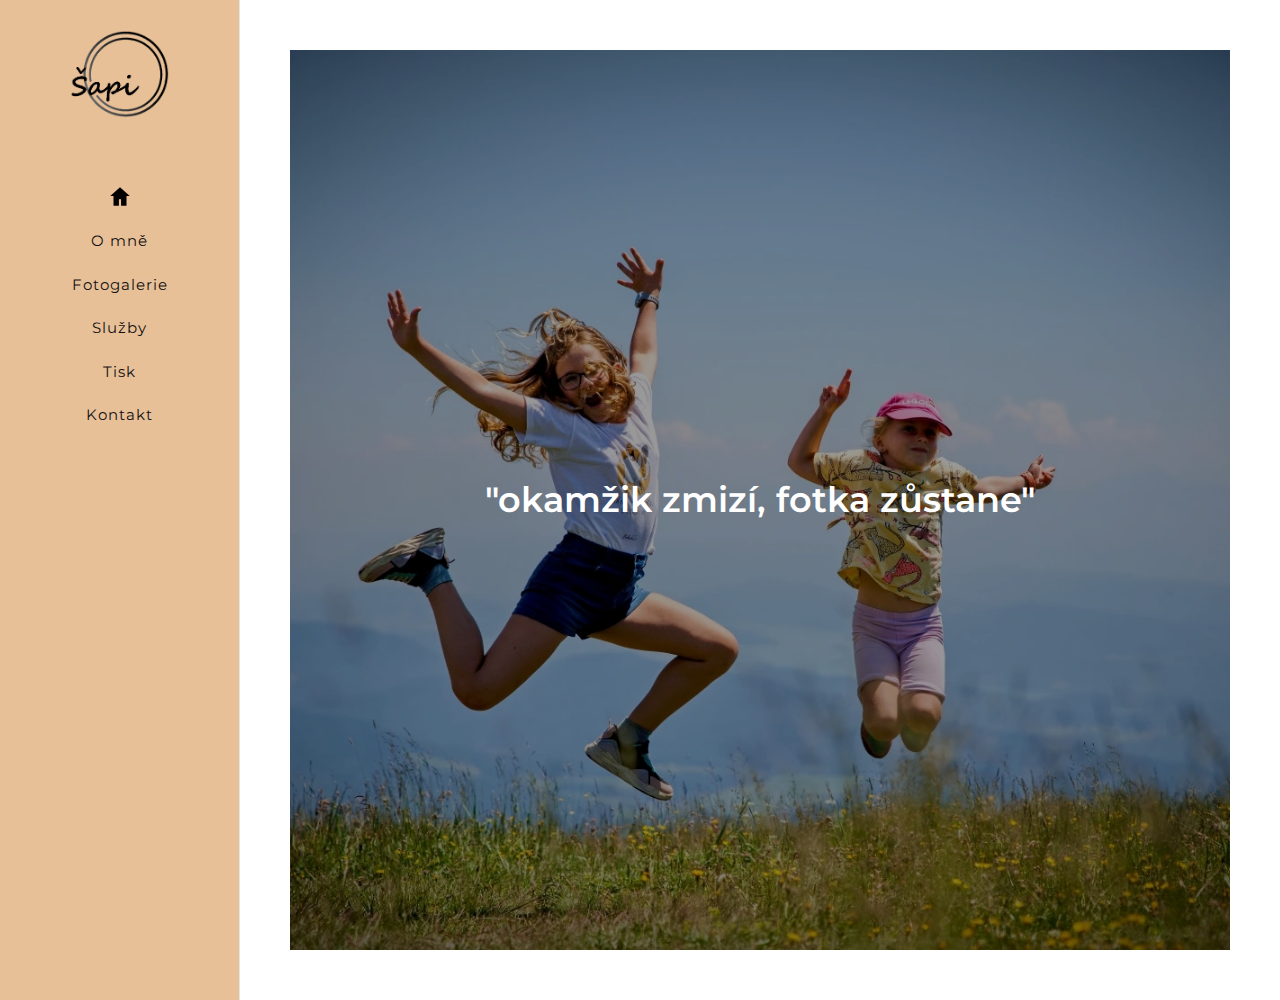
<file: index.html>
<!DOCTYPE html>
<html lang="cs">
<head>
    <meta charset="UTF-8">
    <meta name="viewport" content="width=device-width, initial-scale=1.0">
    <title>Úvod | Fotograf</title>

    <!-- Google Font -->
    <link href="https://fonts.googleapis.com/css2?family=Montserrat:wght@400;600&display=swap" rel="stylesheet">

    <!-- Hlavní styl -->
    <link rel="stylesheet" href="style.css">

    <style>
        /* Pozadí a citát pro úvodní stránku */
        .hero {
            position: relative;
            width: 100%;
            height: 100%;
            min-height: 100vh;
            background: url('img/2.webp') no-repeat center center;
            background-size: cover;
            display: flex;
            justify-content: center;
            align-items: center;
            text-align: center;
            color: #fff;
            padding: 0 20px;
        }

        .hero::before {
            content: '';
            position: absolute;
            top: 0; left: 0;
            width: 100%; height: 100%;
            background-color: rgba(0, 0, 0, 0.4); /* tmavý overlay pro lepší čitelnost textu */
        }

        .hero-text {
            position: relative;
            font-size: 2.2rem;
            font-weight: 600;
            max-width: 800px;
            line-height: 1.5;
            z-index: 1;
        }

        @media (max-width: 800px) {
            .hero-text {
                font-size: 1.6rem;
            }
        }
    </style>
</head>
<body>

<div class="container">

    <!-- SIDEBAR -->
    <aside class="sidebar">
        <div class="logo">
            <img src="img/logo.webp" alt="Logo" style="width: 50%;">
        </div>

        <ul>
            <!-- HOME / ÚVOD -->
            <li class="home">
                <a href="index.html" aria-label="Úvod">
                    <svg viewBox="0 0 24 24" aria-hidden="true">
                        <path d="M12 3l9 8h-3v9h-5v-6H11v6H6v-9H3z"/>
                    </svg>
                </a>
            </li>

            <li><a href="omne.html">O mně</a></li>
            <li><a href="fotogalerie.html">Fotogalerie</a></li>
            <li><a href="sluzby.html">Služby</a></li>
            <li><a href="tisk.html">Tisk</a></li>
            <li><a href="kontakt.html">Kontakt</a></li>
        </ul>
    </aside>


    <!-- OBSAH -->
    <main class="content">

        <div class="hero">
            <div class="hero-text">
                "okamžik zmizí, fotka zůstane"
            </div>
        </div>

    </main>

</div>

</body>
</html>
</file>
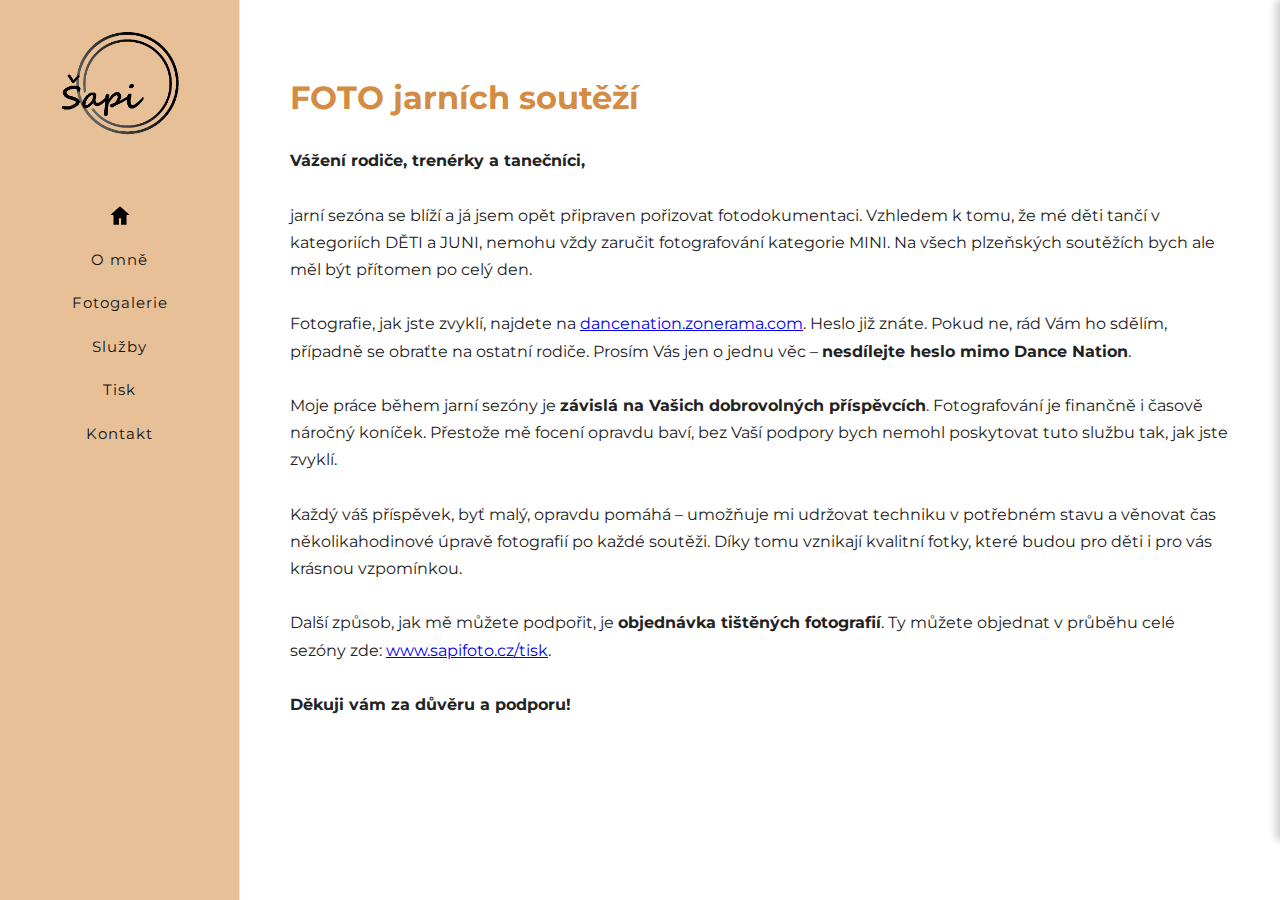
<file: dn.html>
<!DOCTYPE html>
<html lang="cs">
<head>
    <meta charset="UTF-8">
    <meta name="viewport" content="width=device-width, initial-scale=1.0">
    <title>DN | Šapi FOTO</title>
    <link href="https://fonts.googleapis.com/css2?family=Montserrat:wght@400;600&display=swap" rel="stylesheet">
    <link rel="stylesheet" href="style.css">
</head>
<body>

<div class="container">

   <!-- SIDEBAR / TOPBAR -->
<aside class="sidebar">
    <div class="logo">
        <a href="index.html"><img src="img/logo.webp" alt="Logo"></a>
    </div>

    <!-- Desktop menu -->
    <ul>
        <li class="home"><a href="index.html"><svg viewBox="0 0 24 24"><path d="M12 3l9 8h-3v9h-5v-6H11v6H6v-9H3z"/></svg></a></li>
        <li><a href="omne.html">O mně</a></li>
        <li><a href="fotogalerie.html">Fotogalerie</a></li>
        <li><a href="sluzby.html">Služby</a></li>
        <li><a href="tisk.html">Tisk</a></li>
        <li><a href="kontakt.html">Kontakt</a></li>
    </ul>

    <!-- Hamburger pro mobil -->
    <div class="hamburger" id="hamburger">
        <span></span>
        <span></span>
        <span></span>
    </div>
</aside>


    <!-- Mobilní menu -->
    <nav class="mobile-menu" id="mobileMenu">
        <ul>
            <li><a href="index.html">Úvod</a></li>
            <li><a href="omne.html">O mně</a></li>
            <li><a href="fotogalerie.html">Fotogalerie</a></li>
            <li><a href="sluzby.html">Služby</a></li>
            <li><a href="tisk.html">Tisk</a></li>
            <li><a href="kontakt.html">Kontakt</a></li>
        </ul>
    </nav>

    <!-- HLAVNÍ OBSAH -->
    <main class="content">
        <h1>FOTO jarních soutěží</h1>

        <p>

<strong>Vážení rodiče, trenérky a tanečníci,</strong><br><br>

jarní sezóna se blíží a já jsem opět připraven pořizovat fotodokumentaci. Vzhledem k tomu, že mé děti tančí v kategoriích DĚTI a JUNI, nemohu vždy zaručit fotografování kategorie MINI. Na všech plzeňských soutěžích bych ale měl být přítomen po celý den.<br><br>

Fotografie, jak jste zvyklí, najdete na <a href="https://dancenation.zonerama.com">dancenation.zonerama.com</a>. Heslo již znáte. Pokud ne, rád Vám ho sdělím, případně se obraťte na ostatní rodiče. Prosím Vás jen o jednu věc – <strong>nesdílejte heslo mimo Dance Nation</strong>.
<br><br>
Moje práce během jarní sezóny je <strong>závislá na Vašich dobrovolných příspěvcích</strong>. Fotografování je finančně i časově náročný koníček. Přestože mě focení opravdu baví, bez Vaší podpory bych nemohl poskytovat tuto službu tak, jak jste zvyklí.
<br><br>
Každý váš příspěvek, byť malý, opravdu pomáhá – umožňuje mi udržovat techniku v potřebném stavu a věnovat čas několikahodinové úpravě fotografií po každé soutěži. Díky tomu vznikají kvalitní fotky, které budou pro děti i pro vás krásnou vzpomínkou.
<br><br>
Další způsob, jak mě můžete podpořit, je <strong>objednávka tištěných fotografií</strong>. Ty můžete objednat v průběhu celé sezóny zde: <a href="tisk.html">www.sapifoto.cz/tisk</a>.
<br><br>
<strong>Děkuji vám za důvěru a podporu!</strong>

        </p>

    </main>

</div>
<script>
// Hamburger menu toggle
const hamburger = document.getElementById('hamburger');
const mobileMenu = document.getElementById('mobileMenu');

hamburger.addEventListener('click', () => {
    mobileMenu.classList.toggle('active');
});
</script>

</body>

</html>
</file>
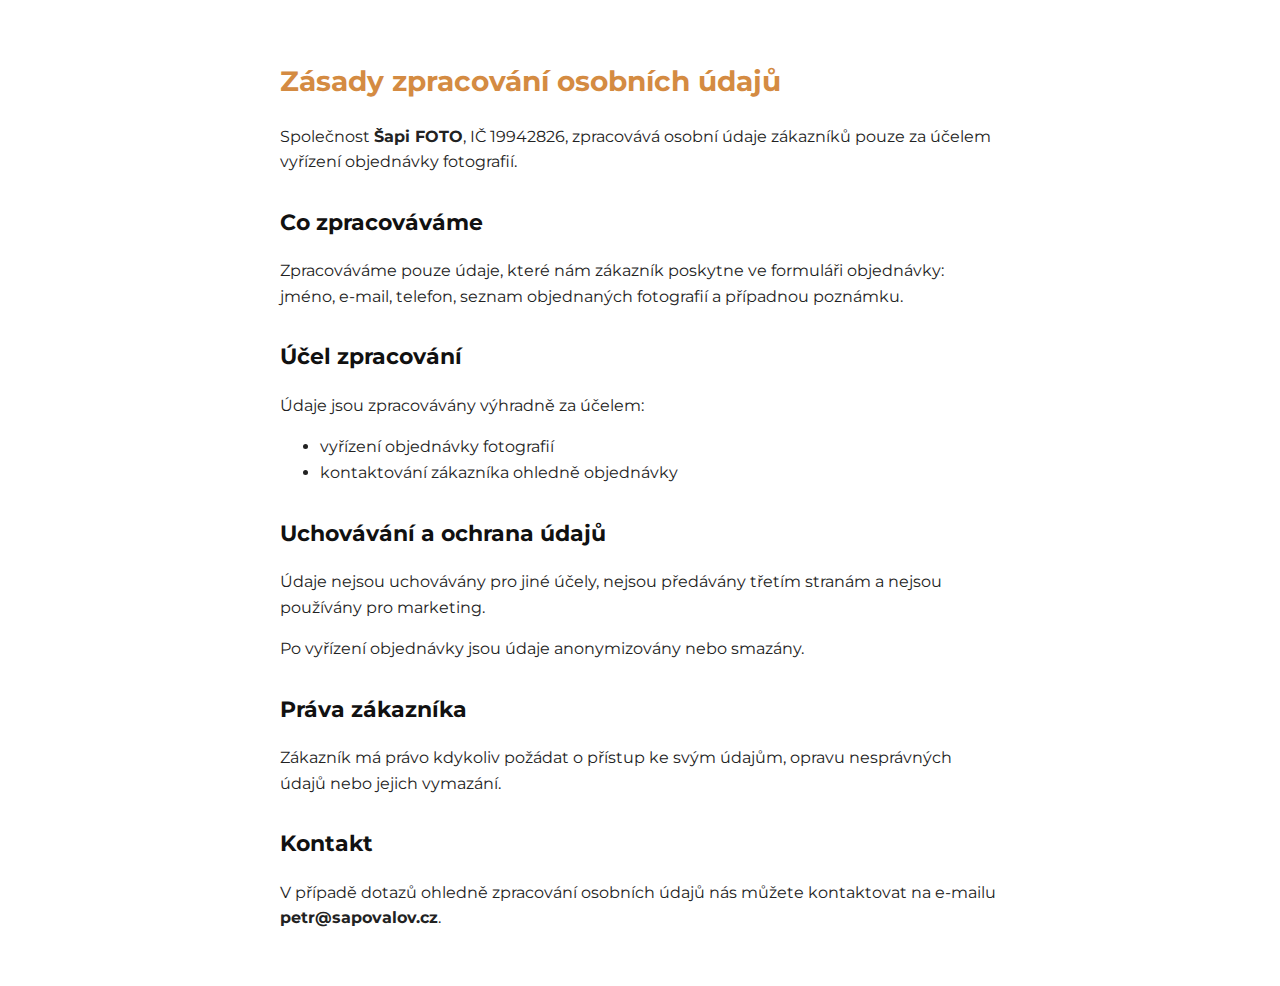
<file: gdpr.html>
<!DOCTYPE html>
<html lang="cs">
<head>
<meta charset="UTF-8">
<meta name="viewport" content="width=device-width, initial-scale=1.0">
<title>Zásady zpracování osobních údajů | Šapi FOTO</title>
<link href="https://fonts.googleapis.com/css2?family=Montserrat:wght@400;600&display=swap" rel="stylesheet">
<link rel="stylesheet" href="style.css">
<style>
body {
    font-family: "Montserrat", Arial, sans-serif;
    padding: 40px;
    max-width: 800px;
    margin: auto;
    line-height: 1.6;
    color: #222;
}
h1 {
    color: #D48B42;
    font-size: 28px;
    margin-bottom: 20px;
}
h2 {
    color: #111;
    font-size: 22px;
    margin-top: 30px;
}
p {
    margin-bottom: 15px;
}
a {
    color: #D48B42;
    text-decoration: underline;
}
</style>
</head>
<body>

<h1>Zásady zpracování osobních údajů</h1>

<p>Společnost <strong>Šapi FOTO</strong>, IČ 19942826, zpracovává osobní údaje zákazníků pouze za účelem vyřízení objednávky fotografií.</p>

<h2>Co zpracováváme</h2>
<p>Zpracováváme pouze údaje, které nám zákazník poskytne ve formuláři objednávky: jméno, e-mail, telefon, seznam objednaných fotografií a případnou poznámku.</p>

<h2>Účel zpracování</h2>
<p>Údaje jsou zpracovávány výhradně za účelem:</p>
<ul>
    <li>vyřízení objednávky fotografií</li>
    <li>kontaktování zákazníka ohledně objednávky</li>
</ul>

<h2>Uchovávání a ochrana údajů</h2>
<p>Údaje nejsou uchovávány pro jiné účely, nejsou předávány třetím stranám a nejsou používány pro marketing.</p>
<p>Po vyřízení objednávky jsou údaje anonymizovány nebo smazány.</p>

<h2>Práva zákazníka</h2>
<p>Zákazník má právo kdykoliv požádat o přístup ke svým údajům, opravu nesprávných údajů nebo jejich vymazání.</p>

<h2>Kontakt</h2>
<p>V případě dotazů ohledně zpracování osobních údajů nás můžete kontaktovat na e-mailu <strong>petr@sapovalov.cz</strong>.</p>

</body>
</html>
</file>
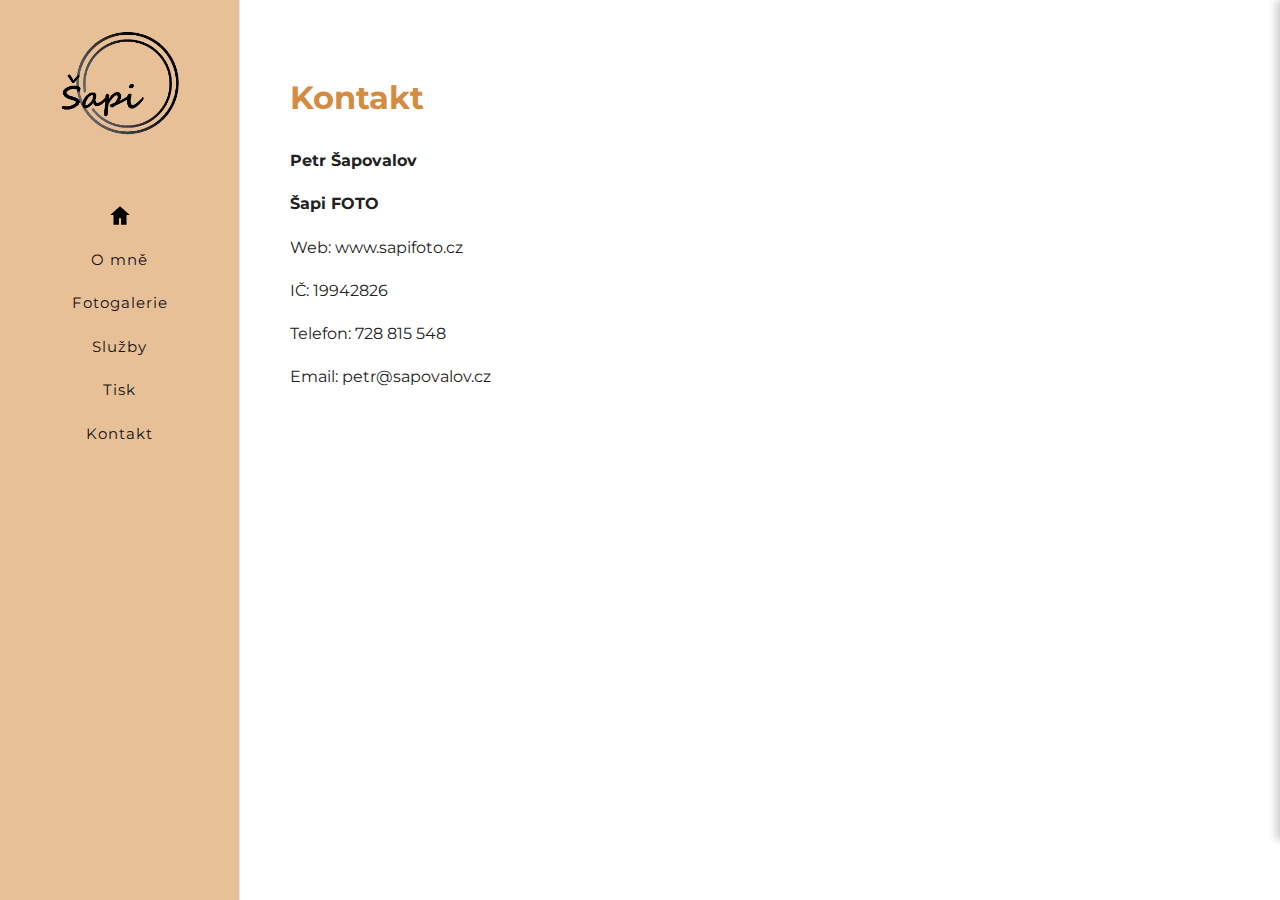
<file: kontakt.html>
<!DOCTYPE html>
<html lang="cs">
<head>
    <meta charset="UTF-8">
    <meta name="viewport" content="width=device-width, initial-scale=1.0">
    <title>Kontakt | Šapi FOTO</title>
    <link href="https://fonts.googleapis.com/css2?family=Montserrat:wght@400;600&display=swap" rel="stylesheet">
    <link rel="stylesheet" href="style.css">
</head>
<body>

<div class="container">

   <!-- SIDEBAR / TOPBAR -->
<aside class="sidebar">
    <div class="logo">
        <a href="index.html"><img src="img/logo.webp" alt="Logo"></a>
    </div>

    <!-- Desktop menu -->
    <ul>
        <li class="home"><a href="index.html"><svg viewBox="0 0 24 24"><path d="M12 3l9 8h-3v9h-5v-6H11v6H6v-9H3z"/></svg></a></li>
        <li><a href="omne.html">O mně</a></li>
        <li><a href="fotogalerie.html">Fotogalerie</a></li>
        <li><a href="sluzby.html">Služby</a></li>
        <li><a href="tisk.html">Tisk</a></li>
        <li><a href="kontakt.html">Kontakt</a></li>
    </ul>

    <!-- Hamburger pro mobil -->
    <div class="hamburger" id="hamburger">
        <span></span>
        <span></span>
        <span></span>
    </div>
</aside>


    <!-- Mobilní menu -->
    <nav class="mobile-menu" id="mobileMenu">
        <ul>
            <li><a href="index.html">Úvod</a></li>
            <li><a href="omne.html">O mně</a></li>
            <li><a href="fotogalerie.html">Fotogalerie</a></li>
            <li><a href="sluzby.html">Služby</a></li>
            <li><a href="tisk.html">Tisk</a></li>
            <li><a href="kontakt.html">Kontakt</a></li>
        </ul>
    </nav>

    <!-- HLAVNÍ OBSAH -->
    <main class="content">
        <h1>Kontakt</h1>
        <p><strong>Petr Šapovalov</strong></p>
        <p><strong>Šapi FOTO</strong></p>
        <p>Web: www.sapifoto.cz</p>
        <p>IČ: 19942826</p>
        <p>Telefon: 728 815 548</p>
        <p>Email: petr@sapovalov.cz</p>
    </main>

</div>
<script>
// Hamburger menu toggle
const hamburger = document.getElementById('hamburger');
const mobileMenu = document.getElementById('mobileMenu');

hamburger.addEventListener('click', () => {
    mobileMenu.classList.toggle('active');
});
</script>

</body>
</html>
</file>
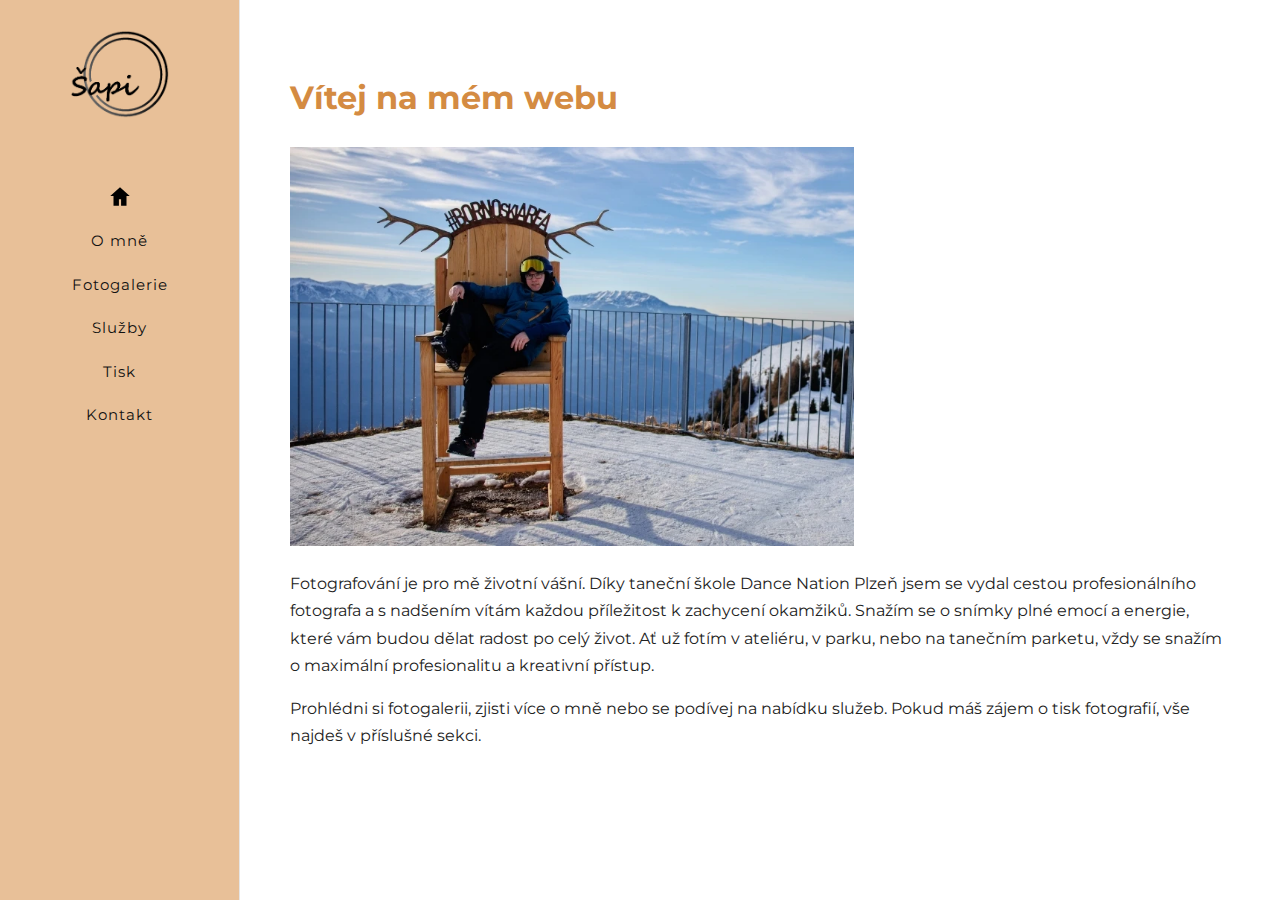
<file: omne.html>
<!DOCTYPE html>
<html lang="cs">
<head>
    <meta charset="UTF-8">
    <meta name="viewport" content="width=device-width, initial-scale=1.0">
    <title>Úvod | Fotograf</title>

    <!-- Google Font -->
    <link href="https://fonts.googleapis.com/css2?family=Montserrat:wght@400;600&display=swap" rel="stylesheet">

    <!-- Hlavní styl -->
    <link rel="stylesheet" href="style.css">
</head>
<body>

<div class="container">

    <!-- SIDEBAR -->
    <aside class="sidebar">
        <div class="logo">
            <img src="img/logo.webp" alt="Logo" style="width: 50%;">
        </div>

        <ul>
            <!-- HOME / ÚVOD -->
            <li class="home">
                <a href="index.html" aria-label="Úvod">
                    <svg viewBox="0 0 24 24" aria-hidden="true">
                        <path d="M12 3l9 8h-3v9h-5v-6H11v6H6v-9H3z"/>
                    </svg>
                </a>
            </li>

            <li><a href="omne.html">O mně</a></li>
            <li><a href="fotogalerie.html">Fotogalerie</a></li>
            <li><a href="sluzby.html">Služby</a></li>
            <li><a href="tisk.html">Tisk</a></li>
            <li><a href="kontakt.html">Kontakt</a></li>
        </ul>
    </aside>


    <!-- OBSAH -->
    <main class="content">

        <h1>Vítej na mém webu</h1>

<img src="img/1.webp" alt="uvod" style="width: 60%;">

        <p>
            Fotografování je pro mě životní vášní. Díky taneční škole Dance Nation Plzeň jsem se vydal cestou profesionálního fotografa a s nadšením vítám každou příležitost k zachycení okamžiků.

Snažím se o snímky plné emocí a energie, které vám budou dělat radost po celý život. Ať už fotím v ateliéru, v parku, nebo na tanečním parketu, vždy se snažím o maximální profesionalitu a kreativní přístup.  
        </p>

        <p>
            Prohlédni si fotogalerii, zjisti více o mně nebo se podívej na nabídku služeb.
            Pokud máš zájem o tisk fotografií, vše najdeš v příslušné sekci.
        </p>

    </main>

</div>

</body>
</html>
</file>
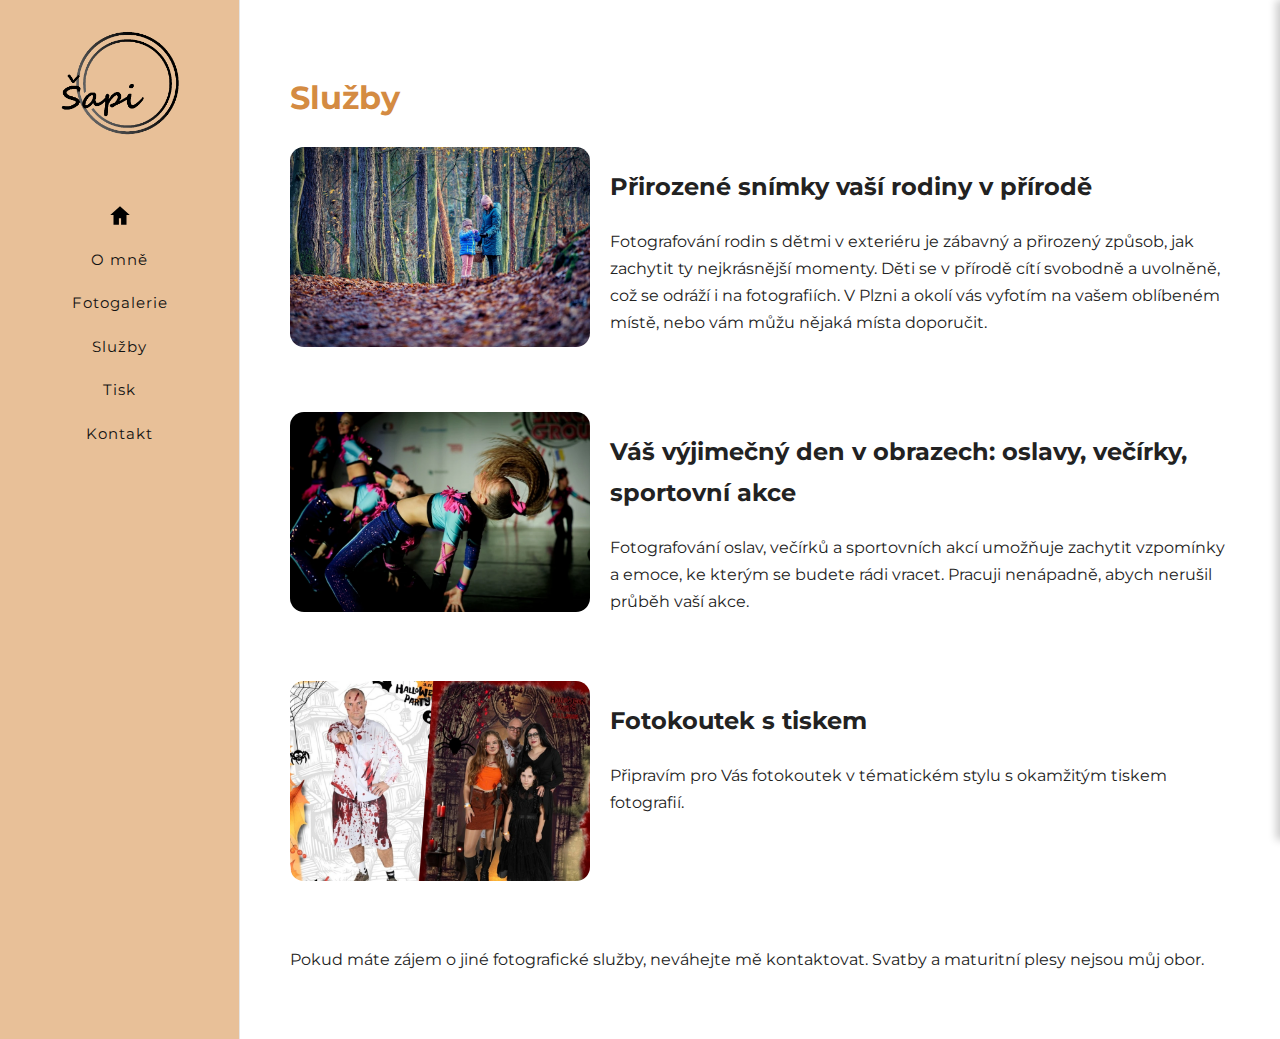
<file: sluzby.html>
<!DOCTYPE html>
<html lang="cs">
<head>
    <meta charset="UTF-8">
    <meta name="viewport" content="width=device-width, initial-scale=1.0">
    <title>Služby | Fotograf</title>
    <link href="https://fonts.googleapis.com/css2?family=Montserrat:wght@400;600&display=swap" rel="stylesheet">
    <link rel="stylesheet" href="style.css">
    <style>
        /* Jednoduché zarovnání obrázků a textu u služeb */
        .service {
            display: flex;
            flex-wrap: wrap;
            margin-bottom: 50px;
            align-items: flex-start;
        }
        .service img {
            width: 300px;
            max-width: 100%;
            margin-right: 20px;
            margin-bottom: 15px;
            border-radius: 14px;
        }
        .service-text {
            flex: 1;
            min-width: 200px;
        }

        /* Responzivita pro mobil */
        @media (max-width: 800px) {
            .service {
                flex-direction: column;
                align-items: center;
            }
            .service img {
                margin-right: 0;
            }
            .service-text {
                text-align: center;
            }
        }
    </style>
</head>
<body>

<div class="container">

    <!-- SIDEBAR / TOPBAR -->
<aside class="sidebar">
    <div class="logo">
        <a href="index.html"><img src="img/logo.webp" alt="Logo"></a>
    </div>

    <!-- Desktop menu -->
    <ul>
        <li class="home"><a href="index.html"><svg viewBox="0 0 24 24"><path d="M12 3l9 8h-3v9h-5v-6H11v6H6v-9H3z"/></svg></a></li>
        <li><a href="omne.html">O mně</a></li>
        <li><a href="fotogalerie.html">Fotogalerie</a></li>
        <li><a href="sluzby.html">Služby</a></li>
        <li><a href="tisk.html">Tisk</a></li>
        <li><a href="kontakt.html">Kontakt</a></li>
    </ul>

    <!-- Hamburger pro mobil -->
    <div class="hamburger" id="hamburger">
        <span></span>
        <span></span>
        <span></span>
    </div>
</aside>


    <!-- Mobilní menu -->
    <nav class="mobile-menu" id="mobileMenu">
        <ul>
            <li><a href="index.html">Úvod</a></li>
            <li><a href="omne.html">O mně</a></li>
            <li><a href="fotogalerie.html">Fotogalerie</a></li>
            <li><a href="sluzby.html">Služby</a></li>
            <li><a href="tisk.html">Tisk</a></li>
            <li><a href="kontakt.html">Kontakt</a></li>
        </ul>
    </nav>


    <!-- OBSAH -->
    <main class="content">

        <h1>Služby</h1>

        <!-- 1. služba -->
        <div class="service">
            <img src="img/3.webp" alt="Rodinné focení v přírodě">
            <div class="service-text">
                <h2>Přirozené snímky vaší rodiny v přírodě</h2>
                <p>
                    Fotografování rodin s dětmi v exteriéru je zábavný a přirozený způsob, jak zachytit ty nejkrásnější momenty.
                    Děti se v přírodě cítí svobodně a uvolněně, což se odráží i na fotografiích. V Plzni a okolí vás vyfotím
                    na vašem oblíbeném místě, nebo vám můžu nějaká místa doporučit.
                </p>
            </div>
        </div>

        <!-- 2. služba -->
        <div class="service">
            <img src="img/4.webp" alt="Oslavy a sportovní akce">
            <div class="service-text">
                <h2>Váš výjimečný den v obrazech: oslavy, večírky, sportovní akce</h2>
                <p>
                    Fotografování oslav, večírků a sportovních akcí umožňuje zachytit vzpomínky a emoce, ke kterým se budete rádi vracet.
                    Pracuji nenápadně, abych nerušil průběh vaší akce.
                </p>
            </div>
        </div>

        <!-- 3. služba -->
        <div class="service">
            <img src="img/5.webp" alt="Fotokoutek s tiskem">
            <div class="service-text">
                <h2>Fotokoutek s tiskem</h2>
                <p>
                    Připravím pro Vás fotokoutek v tématickém stylu s okamžitým tiskem fotografií.
                </p>
            </div>
        </div>

        <!-- Závěrečný text -->
        <p>
            Pokud máte zájem o jiné fotografické služby, neváhejte mě kontaktovat.
            Svatby a maturitní plesy nejsou můj obor.
        </p>

    </main>

</div>
<script>
// Hamburger menu toggle
const hamburger = document.getElementById('hamburger');
const mobileMenu = document.getElementById('mobileMenu');

hamburger.addEventListener('click', () => {
    mobileMenu.classList.toggle('active');
});
</script>

</body>
</html>
</file>
<file: style.css>
/* =========================
   RESET & ZÁKLAD
========================= */
* {
    box-sizing: border-box;
}

body {
    margin: 0;
    font-family: "Montserrat", Arial, sans-serif;
    font-size: 16px;
    line-height: 1.7;
    color: #222;
    background-color: #ffffff; /* Bílé pozadí */
}

h1 {
    color: #D48B42;
}


/* =========================
   LAYOUT
========================= */
.container {
    display: flex;
    min-height: 100vh;
}

/* =========================
   SIDEBAR / MENU
========================= */
.sidebar {
    width: 240px;
    background-color: #E8C098; 
    color: #222;
    padding: 30px 20px;
    border-right: 1px solid #e5e5e5;

    display: flex;
    flex-direction: column;
    align-items: center; /* Logo + menu centrované */
    transition: transform 0.3s ease;
}

.sidebar .logo {
    margin-bottom: 40px;
    text-align: center;
}

.sidebar .logo img {
    width: 120px; /* nastavíš vhodnou velikost loga na desktopu */
    height: auto;
}

.sidebar h2 {
    font-size: 26px;
    text-align: center;
    letter-spacing: 2px;
    margin-bottom: 40px;
    font-weight: 600;
    color: #111;
}

/* Menu */
.sidebar ul {
    list-style: none;
    padding: 0;
    margin: 0;
    width: 100%;
    text-align: center; /* Centrované texty */
}

.sidebar ul li {
    margin: 18px 0;
    width: 100%;
}

.sidebar ul li a {
    display: block;
    width: 100%;
    text-align: center;
    color: #111;
    text-decoration: none;
    font-size: 15px;
    letter-spacing: 1px;
    transition: color 0.2s ease;
}

.sidebar ul li a:hover {
    color: #555;
}

/* Home domeček */
.sidebar ul li.home a {
    display: flex;
    justify-content: center;
    align-items: center;
}

.sidebar ul li.home svg {
    width: 26px;
    height: 26px;
    fill: #000;
    transition: fill 0.2s ease, transform 0.2s ease;
}

.sidebar ul li.home a:hover svg {
    fill: #555;
    transform: scale(1.1);
}

/* =========================
   OBSAH
========================= */
.intro-section {
    background-image: url('img/1.webp');
    background-size: cover;
    background-position: center;
    background-repeat: no-repeat;
    padding: 0px 0px;
    color: #ffffff;
    position: relative;
    flex: 1;
    display: flex;
    justify-content: center;
    align-items: center;
}

.intro-section::before {
    content: '';
    position: absolute;
    top: 0; left: 0;
    width: 100%;
    height: 100%;
    background-color: rgba(0, 0, 0, 0.4);
}

.intro-text {
    position: relative;
    z-index: 1;
    background-color: rgba(0, 0, 0, 0.4);
    padding: 30px;
    border-radius: 14px;
    max-width: 800px;
    text-align: center;
}

.content {
    flex: 1;
    padding: 50px;
    background-color: #ffffff;
}

/* =========================
   FORMULÁŘE
========================= */
form {
    max-width: 600px;
    margin-top: 30px;
}

input,
textarea,
select {
    width: 100%;
    padding: 12px 14px;
    margin-bottom: 15px;
    border: 1px solid #ccc;
    font-family: inherit;
    font-size: 14px;
    border-radius: 6px;
}

textarea {
    min-height: 140px;
}

button {
    background-color: #111;
    color: #fff;
    border: none;
    padding: 12px 28px;
    font-size: 14px;
    letter-spacing: 1px;
    cursor: pointer;
    border-radius: 6px;
    transition: background-color 0.2s ease;
}

button:hover {
    background-color: #333;
}

/* =========================
   HAMBURGER PRO MOBIL
========================= */
.hamburger {
    display: none;
    flex-direction: column;
    cursor: pointer;
    width: 28px;
    height: 20px;
    justify-content: space-between;
}

.hamburger span {
    display: block;
    height: 3px;
    background: #111;
    border-radius: 3px;
}

/* Vysouvací menu pro mobil */
.mobile-menu {
    position: fixed;
    top: 60;
    right: -240px; /* mimo obrazovku */
    width: 240px;
    height: calc(100% - 60px);
    background-color: #fff;
    box-shadow: -4px 0 8px rgba(0,0,0,0.2);
    z-index: 1002;
    display: flex;
    flex-direction: column;
    padding: 30px 20px;
    transition: right 0.3s ease;
}

.mobile-menu.active {
    right: 0; /* vysunuté */
}

.mobile-menu ul {
    list-style: none;
    padding: 0;
    margin: 0;
}

.mobile-menu ul li {
    margin: 20px 0;
}

.mobile-menu ul li a {
    text-decoration: none;
    color: #111;
    font-size: 16px;
}

/* =========================
   RESPONSIVE (MOBIL)
========================= */
/* Mobilní horní lišta */
/* Sidebar / topbar pro mobil */
@media (max-width: 800px) {
    .sidebar {
        position: fixed;
        top: 0;
        left: 0;
        width: 100%;
        height: 60px;
        padding: 0 15px;
        display: flex;
        flex-direction: row;       
        
        justify-content: space-between; /* logo vlevo, hamburger vpravo */
        background-color: #E8C098;
        border-bottom: 1px solid #e5e5e5;
        z-index: 1001;
	overflow: visible;
    }

    .sidebar .logo img { 
	width: 40px; 
	height: auto; 
	display: block;
	margin-top: 40px;
	}

    .sidebar ul { display: none; } /* skryjeme desktop menu */
    .hamburger { 
	display: flex; 
	 
	}
}

#orderTable td select.count {
    width: 100%;       /* vyplní celou buňku */
    font-size: 14px;   /* trochu menší písmo */
    padding: 4px 6px;  /* odsazení uvnitř selectu */
    box-sizing: border-box; /* aby padding neovlivňoval šířku */
}



/* Tabulka – redukce mezer mezi buňkami */
#orderTable {
    border-collapse: collapse; /* již máš, pro jistotu */
}



/* Rozbalovací seznam pro formát */
#orderTable td select.format {
    width: 100%;          /* vyplní celou buňku */
    font-size: 14px;      /* menší písmo */
    padding: 4px 4px;     /* menší odsazení uvnitř selectu */
    box-sizing: border-box;
}

table.ceny {
  width: 100%;
  max-width: 480px;
  border-collapse: collapse;
  margin: 0;
  margin-top: 10px;
}
table.ceny td {
  padding: 8px 10px;
  border-bottom: 1px solid #ddd;
}
table.ceny td:first-child {
  font-weight: 600;
}

label.gdpr {
  display: flex;          /* flexbox pro řádek */
  align-items: center;    /* vertikální zarovnání checkboxu s textem */
  gap: 8px;               /* mezera mezi checkboxem a textem */
  flex-wrap: nowrap;      /* nedovolí zalomení */
}

label.gdpr input[type="checkbox"] {
  width: auto !important; /* přepiše globální width:100% */
  margin: 0;              /* odstraní vertikální odsazení */
  flex: 0 0 auto;         /* checkbox se nebude natahovat */
}

label.gdpr span {
  display: inline;        /* text zůstane vedle checkboxu */
  white-space: nowrap;    /* zabraňuje zalomení textu */
  font-size: 13px;
}

.lightbox{
  display:none;
  position:fixed;
  top:0;
  left:0;
  width:100%;
  height:100%;
  background:rgba(0,0,0,0.8);
  justify-content:center;
  align-items:center;
  z-index:1000;
}

.lightbox img{
  max-width:90%;
  max-height:90%;
  border-radius:8px;
}
</file>
